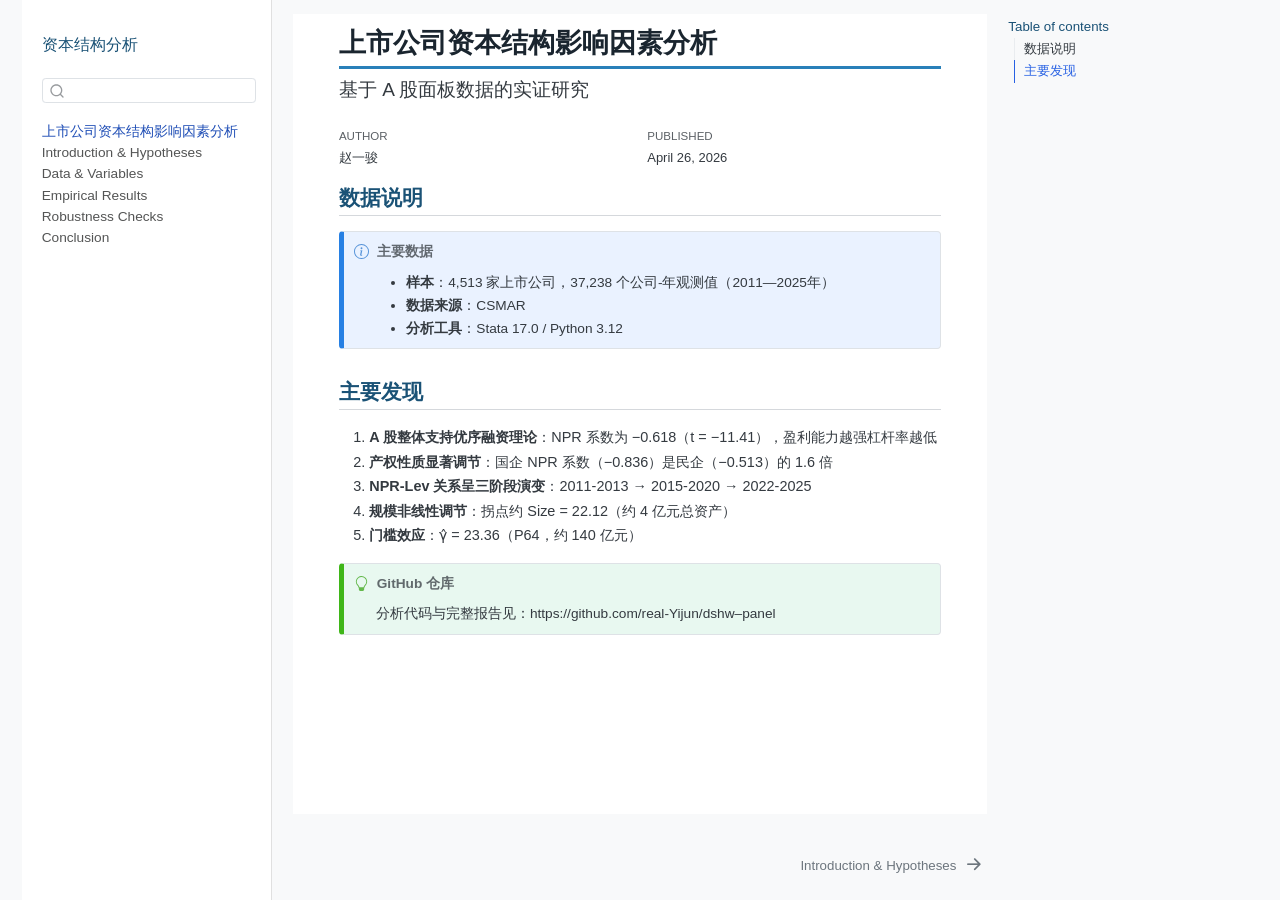
<file: docs/index.html>
<!DOCTYPE html>
<html xmlns="http://www.w3.org/1999/xhtml" lang="en" xml:lang="en"><head>

<meta charset="utf-8">
<meta name="generator" content="quarto-1.9.36">

<meta name="viewport" content="width=device-width, initial-scale=1.0, user-scalable=yes">

<meta name="author" content="赵一骏">
<meta name="dcterms.date" content="2026-04-26">

<title>上市公司资本结构影响因素分析</title>
<style>
/* Default styles provided by pandoc.
** See https://pandoc.org/MANUAL.html#variables-for-html for config info.
*/
code{white-space: pre-wrap;}
span.smallcaps{font-variant: small-caps;}
div.columns{display: flex; gap: min(4vw, 1.5em);}
div.column{flex: auto; overflow-x: auto;}
div.hanging-indent{margin-left: 1.5em; text-indent: -1.5em;}
ul.task-list{list-style: none;}
ul.task-list li input[type="checkbox"] {
  width: 0.8em;
  margin: 0 0.8em 0.2em -1em; /* quarto-specific, see https://github.com/quarto-dev/quarto-cli/issues/4556 */ 
  vertical-align: middle;
}
</style>


<script src="site_libs/quarto-nav/quarto-nav.js"></script>
<script src="site_libs/quarto-nav/headroom.min.js"></script>
<script src="site_libs/clipboard/clipboard.min.js"></script>
<script src="site_libs/quarto-search/autocomplete.umd.js"></script>
<script src="site_libs/quarto-search/fuse.min.js"></script>
<script src="site_libs/quarto-search/quarto-search.js"></script>
<meta name="quarto:offset" content="./">
<link href="./src/intro.html" rel="next">
<script src="site_libs/quarto-html/quarto.js" type="module"></script>
<script src="site_libs/quarto-html/tabsets/tabsets.js" type="module"></script>
<script src="site_libs/quarto-html/popper.min.js"></script>
<script src="site_libs/quarto-html/tippy.umd.min.js"></script>
<script src="site_libs/quarto-html/anchor.min.js"></script>
<link href="site_libs/quarto-html/tippy.css" rel="stylesheet">
<link href="site_libs/quarto-html/quarto-syntax-highlighting-845c23b38eaddc0f92fda52bfe77a8c8.css" rel="stylesheet" id="quarto-text-highlighting-styles">
<script src="site_libs/bootstrap/bootstrap.min.js"></script>
<link href="site_libs/bootstrap/bootstrap-icons.css" rel="stylesheet">
<link href="site_libs/bootstrap/bootstrap-3a4cfbf6900a399ddf73859f11d6047d.min.css" rel="stylesheet" append-hash="true" id="quarto-bootstrap" data-mode="light">
<script id="quarto-search-options" type="application/json">{
  "location": "sidebar",
  "copy-button": false,
  "collapse-after": 3,
  "panel-placement": "start",
  "type": "textbox",
  "limit": 50,
  "keyboard-shortcut": [
    "f",
    "/",
    "s"
  ],
  "show-item-context": false,
  "language": {
    "search-no-results-text": "No results",
    "search-matching-documents-text": "matching documents",
    "search-copy-link-title": "Copy link to search",
    "search-hide-matches-text": "Hide additional matches",
    "search-more-match-text": "more match in this document",
    "search-more-matches-text": "more matches in this document",
    "search-clear-button-title": "Clear",
    "search-text-placeholder": "",
    "search-detached-cancel-button-title": "Cancel",
    "search-submit-button-title": "Submit",
    "search-label": "Search"
  }
}</script>
<style>html{ scroll-behavior: smooth; }</style>


<link rel="stylesheet" href="styles.css">
</head>

<body class="nav-sidebar floating quarto-light">

<div id="quarto-search-results"></div>
  <header id="quarto-header" class="headroom fixed-top">
  <nav class="quarto-secondary-nav">
    <div class="container-fluid d-flex">
      <button type="button" class="quarto-btn-toggle btn" data-bs-toggle="collapse" role="button" data-bs-target=".quarto-sidebar-collapse-item" aria-controls="quarto-sidebar" aria-expanded="false" aria-label="Toggle sidebar navigation" onclick="if (window.quartoToggleHeadroom) { window.quartoToggleHeadroom(); }">
        <i class="bi bi-layout-text-sidebar-reverse"></i>
      </button>
        <nav class="quarto-page-breadcrumbs" aria-label="breadcrumb"><ol class="breadcrumb"><li class="breadcrumb-item"><a href="./index.html"><span class="chapter-title">上市公司资本结构影响因素分析</span></a></li></ol></nav>
        <a class="flex-grow-1" role="navigation" data-bs-toggle="collapse" data-bs-target=".quarto-sidebar-collapse-item" aria-controls="quarto-sidebar" aria-expanded="false" aria-label="Toggle sidebar navigation" onclick="if (window.quartoToggleHeadroom) { window.quartoToggleHeadroom(); }">      
        </a>
      <button type="button" class="btn quarto-search-button" aria-label="Search" onclick="window.quartoOpenSearch();">
        <i class="bi bi-search"></i>
      </button>
    </div>
  </nav>
</header>
<!-- content -->
<div id="quarto-content" class="quarto-container page-columns page-rows-contents page-layout-article">
<!-- sidebar -->
  <nav id="quarto-sidebar" class="sidebar collapse collapse-horizontal quarto-sidebar-collapse-item sidebar-navigation floating overflow-auto">
    <div class="pt-lg-2 mt-2 text-left sidebar-header">
    <div class="sidebar-title mb-0 py-0">
      <a href="./">资本结构分析</a> 
    </div>
      </div>
        <div class="mt-2 flex-shrink-0 align-items-center">
        <div class="sidebar-search">
        <div id="quarto-search" class="" title="Search"></div>
        </div>
        </div>
    <div class="sidebar-menu-container"> 
    <ul class="list-unstyled mt-1">
        <li class="sidebar-item">
  <div class="sidebar-item-container"> 
  <a href="./index.html" class="sidebar-item-text sidebar-link active"><span class="chapter-title">上市公司资本结构影响因素分析</span></a>
  </div>
</li>
        <li class="sidebar-item">
  <div class="sidebar-item-container"> 
  <a href="./src/intro.html" class="sidebar-item-text sidebar-link"><span class="chapter-title">Introduction &amp; Hypotheses</span></a>
  </div>
</li>
        <li class="sidebar-item">
  <div class="sidebar-item-container"> 
  <a href="./src/data.html" class="sidebar-item-text sidebar-link"><span class="chapter-title">Data &amp; Variables</span></a>
  </div>
</li>
        <li class="sidebar-item">
  <div class="sidebar-item-container"> 
  <a href="./src/results.html" class="sidebar-item-text sidebar-link"><span class="chapter-title">Empirical Results</span></a>
  </div>
</li>
        <li class="sidebar-item">
  <div class="sidebar-item-container"> 
  <a href="./src/robustness.html" class="sidebar-item-text sidebar-link"><span class="chapter-title">Robustness Checks</span></a>
  </div>
</li>
        <li class="sidebar-item">
  <div class="sidebar-item-container"> 
  <a href="./src/conclusion.html" class="sidebar-item-text sidebar-link"><span class="chapter-title">Conclusion</span></a>
  </div>
</li>
    </ul>
    </div>
</nav>
<div id="quarto-sidebar-glass" class="quarto-sidebar-collapse-item" data-bs-toggle="collapse" data-bs-target=".quarto-sidebar-collapse-item"></div>
<!-- margin-sidebar -->
    <div id="quarto-margin-sidebar" class="sidebar margin-sidebar">
        <nav id="TOC" role="doc-toc" class="toc-active">
    <h2 id="toc-title">Table of contents</h2>
   
  <ul>
  <li><a href="#数据说明" id="toc-数据说明" class="nav-link active" data-scroll-target="#数据说明">数据说明</a></li>
  <li><a href="#主要发现" id="toc-主要发现" class="nav-link" data-scroll-target="#主要发现">主要发现</a></li>
  </ul>
</nav>
    </div>
<!-- main -->
<main class="content" id="quarto-document-content">

<header id="title-block-header" class="quarto-title-block default">
<div class="quarto-title">
<h1 class="title">上市公司资本结构影响因素分析</h1>
<p class="subtitle lead">基于 A 股面板数据的实证研究</p>
</div>



<div class="quarto-title-meta">

    <div>
    <div class="quarto-title-meta-heading">Author</div>
    <div class="quarto-title-meta-contents">
             <p>赵一骏 </p>
          </div>
  </div>
    
    <div>
    <div class="quarto-title-meta-heading">Published</div>
    <div class="quarto-title-meta-contents">
      <p class="date">April 26, 2026</p>
    </div>
  </div>
  
    
  </div>
  


</header>


<section id="数据说明" class="level2">
<h2 class="anchored" data-anchor-id="数据说明">数据说明</h2>
<div class="callout callout-style-simple callout-note callout-titled" title="主要数据">
<div class="callout-header d-flex align-content-center">
<div class="callout-icon-container">
<i class="callout-icon"></i>
</div>
<div class="callout-title-container flex-fill">
<span class="screen-reader-only">Note</span>主要数据
</div>
</div>
<div class="callout-body-container callout-body">
<ul>
<li><strong>样本</strong>：4,513 家上市公司，37,238 个公司-年观测值（2011—2025年）</li>
<li><strong>数据来源</strong>：CSMAR</li>
<li><strong>分析工具</strong>：Stata 17.0 / Python 3.12</li>
</ul>
</div>
</div>
</section>
<section id="主要发现" class="level2">
<h2 class="anchored" data-anchor-id="主要发现">主要发现</h2>
<ol type="1">
<li><strong>A 股整体支持优序融资理论</strong>：NPR 系数为 −0.618（t = −11.41），盈利能力越强杠杆率越低</li>
<li><strong>产权性质显著调节</strong>：国企 NPR 系数（−0.836）是民企（−0.513）的 1.6 倍</li>
<li><strong>NPR-Lev 关系呈三阶段演变</strong>：2011-2013 → 2015-2020 → 2022-2025</li>
<li><strong>规模非线性调节</strong>：拐点约 Size = 22.12（约 4 亿元总资产）</li>
<li><strong>门槛效应</strong>：γ̂ = 23.36（P64，约 140 亿元）</li>
</ol>
<div class="callout callout-style-simple callout-tip callout-titled" title="GitHub 仓库">
<div class="callout-header d-flex align-content-center">
<div class="callout-icon-container">
<i class="callout-icon"></i>
</div>
<div class="callout-title-container flex-fill">
<span class="screen-reader-only">Tip</span>GitHub 仓库
</div>
</div>
<div class="callout-body-container callout-body">
<p>分析代码与完整报告见：https://github.com/real-Yijun/dshw–panel</p>
</div>
</div>


</section>

</main> <!-- /main -->
<script id="quarto-html-after-body" type="application/javascript">
  window.document.addEventListener("DOMContentLoaded", function (event) {
    const icon = "";
    const anchorJS = new window.AnchorJS();
    anchorJS.options = {
      placement: 'right',
      icon: icon
    };
    anchorJS.add('.anchored');
    const isCodeAnnotation = (el) => {
      for (const clz of el.classList) {
        if (clz.startsWith('code-annotation-')) {                     
          return true;
        }
      }
      return false;
    }
    const onCopySuccess = function(e) {
      // button target
      const button = e.trigger;
      // don't keep focus
      button.blur();
      // flash "checked"
      button.classList.add('code-copy-button-checked');
      var currentTitle = button.getAttribute("title");
      button.setAttribute("title", "Copied!");
      let tooltip;
      if (window.bootstrap) {
        button.setAttribute("data-bs-toggle", "tooltip");
        button.setAttribute("data-bs-placement", "left");
        button.setAttribute("data-bs-title", "Copied!");
        tooltip = new bootstrap.Tooltip(button, 
          { trigger: "manual", 
            customClass: "code-copy-button-tooltip",
            offset: [0, -8]});
        tooltip.show();    
      }
      setTimeout(function() {
        if (tooltip) {
          tooltip.hide();
          button.removeAttribute("data-bs-title");
          button.removeAttribute("data-bs-toggle");
          button.removeAttribute("data-bs-placement");
        }
        button.setAttribute("title", currentTitle);
        button.classList.remove('code-copy-button-checked');
      }, 1000);
      // clear code selection
      e.clearSelection();
    }
    const getTextToCopy = function(trigger) {
      const outerScaffold = trigger.parentElement.cloneNode(true);
      const codeEl = outerScaffold.querySelector('code');
      for (const childEl of codeEl.children) {
        if (isCodeAnnotation(childEl)) {
          childEl.remove();
        }
      }
      return codeEl.innerText;
    }
    const clipboard = new window.ClipboardJS('.code-copy-button:not([data-in-quarto-modal])', {
      text: getTextToCopy
    });
    clipboard.on('success', onCopySuccess);
    if (window.document.getElementById('quarto-embedded-source-code-modal')) {
      const clipboardModal = new window.ClipboardJS('.code-copy-button[data-in-quarto-modal]', {
        text: getTextToCopy,
        container: window.document.getElementById('quarto-embedded-source-code-modal')
      });
      clipboardModal.on('success', onCopySuccess);
    }
      var localhostRegex = new RegExp(/^(?:http|https):\/\/localhost\:?[0-9]*\//);
      var mailtoRegex = new RegExp(/^mailto:/);
        var filterRegex = new RegExp('/' + window.location.host + '/');
      var isInternal = (href) => {
          return filterRegex.test(href) || localhostRegex.test(href) || mailtoRegex.test(href);
      }
      // Inspect non-navigation links and adorn them if external
     var links = window.document.querySelectorAll('a[href]:not(.nav-link):not(.navbar-brand):not(.toc-action):not(.sidebar-link):not(.sidebar-item-toggle):not(.pagination-link):not(.no-external):not([aria-hidden]):not(.dropdown-item):not(.quarto-navigation-tool):not(.about-link)');
      for (var i=0; i<links.length; i++) {
        const link = links[i];
        if (!isInternal(link.href)) {
          // undo the damage that might have been done by quarto-nav.js in the case of
          // links that we want to consider external
          if (link.dataset.originalHref !== undefined) {
            link.href = link.dataset.originalHref;
          }
            // target, if specified
            link.setAttribute("target", "_blank");
            if (link.getAttribute("rel") === null) {
              link.setAttribute("rel", "noopener");
            }
        }
      }
    function tippyHover(el, contentFn, onTriggerFn, onUntriggerFn) {
      const config = {
        allowHTML: true,
        maxWidth: 500,
        delay: 100,
        arrow: false,
        appendTo: function(el) {
            return el.parentElement;
        },
        interactive: true,
        interactiveBorder: 10,
        theme: 'quarto',
        placement: 'bottom-start',
      };
      if (contentFn) {
        config.content = contentFn;
      }
      if (onTriggerFn) {
        config.onTrigger = onTriggerFn;
      }
      if (onUntriggerFn) {
        config.onUntrigger = onUntriggerFn;
      }
      window.tippy(el, config); 
    }
    const noterefs = window.document.querySelectorAll('a[role="doc-noteref"]');
    for (var i=0; i<noterefs.length; i++) {
      const ref = noterefs[i];
      tippyHover(ref, function() {
        // use id or data attribute instead here
        let href = ref.getAttribute('data-footnote-href') || ref.getAttribute('href');
        try { href = new URL(href).hash; } catch {}
        const id = href.replace(/^#\/?/, "");
        const note = window.document.getElementById(id);
        if (note) {
          return note.innerHTML;
        } else {
          return "";
        }
      });
    }
    const xrefs = window.document.querySelectorAll('a.quarto-xref');
    const processXRef = (id, note) => {
      // Strip column container classes
      const stripColumnClz = (el) => {
        el.classList.remove("page-full", "page-columns");
        if (el.children) {
          for (const child of el.children) {
            stripColumnClz(child);
          }
        }
      }
      stripColumnClz(note)
      if (id === null || id.startsWith('sec-')) {
        // Special case sections, only their first couple elements
        const container = document.createElement("div");
        if (note.children && note.children.length > 2) {
          container.appendChild(note.children[0].cloneNode(true));
          for (let i = 1; i < note.children.length; i++) {
            const child = note.children[i];
            if (child.tagName === "P" && child.innerText === "") {
              continue;
            } else {
              container.appendChild(child.cloneNode(true));
              break;
            }
          }
          if (window.Quarto?.typesetMath) {
            window.Quarto.typesetMath(container);
          }
          return container.innerHTML
        } else {
          if (window.Quarto?.typesetMath) {
            window.Quarto.typesetMath(note);
          }
          return note.innerHTML;
        }
      } else {
        // Remove any anchor links if they are present
        const anchorLink = note.querySelector('a.anchorjs-link');
        if (anchorLink) {
          anchorLink.remove();
        }
        if (window.Quarto?.typesetMath) {
          window.Quarto.typesetMath(note);
        }
        if (note.classList.contains("callout")) {
          return note.outerHTML;
        } else {
          return note.innerHTML;
        }
      }
    }
    for (var i=0; i<xrefs.length; i++) {
      const xref = xrefs[i];
      tippyHover(xref, undefined, function(instance) {
        instance.disable();
        let url = xref.getAttribute('href');
        let hash = undefined; 
        if (url.startsWith('#')) {
          hash = url;
        } else {
          try { hash = new URL(url).hash; } catch {}
        }
        if (hash) {
          const id = hash.replace(/^#\/?/, "");
          const note = window.document.getElementById(id);
          if (note !== null) {
            try {
              const html = processXRef(id, note.cloneNode(true));
              instance.setContent(html);
            } finally {
              instance.enable();
              instance.show();
            }
          } else {
            // See if we can fetch this
            fetch(url.split('#')[0])
            .then(res => res.text())
            .then(html => {
              const parser = new DOMParser();
              const htmlDoc = parser.parseFromString(html, "text/html");
              const note = htmlDoc.getElementById(id);
              if (note !== null) {
                const html = processXRef(id, note);
                instance.setContent(html);
              } 
            }).finally(() => {
              instance.enable();
              instance.show();
            });
          }
        } else {
          // See if we can fetch a full url (with no hash to target)
          // This is a special case and we should probably do some content thinning / targeting
          fetch(url)
          .then(res => res.text())
          .then(html => {
            const parser = new DOMParser();
            const htmlDoc = parser.parseFromString(html, "text/html");
            const note = htmlDoc.querySelector('main.content');
            if (note !== null) {
              // This should only happen for chapter cross references
              // (since there is no id in the URL)
              // remove the first header
              if (note.children.length > 0 && note.children[0].tagName === "HEADER") {
                note.children[0].remove();
              }
              const html = processXRef(null, note);
              instance.setContent(html);
            } 
          }).finally(() => {
            instance.enable();
            instance.show();
          });
        }
      }, function(instance) {
      });
    }
        let selectedAnnoteEl;
        const selectorForAnnotation = ( cell, annotation) => {
          let cellAttr = 'data-code-cell="' + cell + '"';
          let lineAttr = 'data-code-annotation="' +  annotation + '"';
          const selector = 'span[' + cellAttr + '][' + lineAttr + ']';
          return selector;
        }
        const selectCodeLines = (annoteEl) => {
          const doc = window.document;
          const targetCell = annoteEl.getAttribute("data-target-cell");
          const targetAnnotation = annoteEl.getAttribute("data-target-annotation");
          const annoteSpan = window.document.querySelector(selectorForAnnotation(targetCell, targetAnnotation));
          const lines = annoteSpan.getAttribute("data-code-lines").split(",");
          const lineIds = lines.map((line) => {
            return targetCell + "-" + line;
          })
          let top = null;
          let height = null;
          let parent = null;
          if (lineIds.length > 0) {
              //compute the position of the single el (top and bottom and make a div)
              const el = window.document.getElementById(lineIds[0]);
              top = el.offsetTop;
              height = el.offsetHeight;
              parent = el.parentElement.parentElement;
            if (lineIds.length > 1) {
              const lastEl = window.document.getElementById(lineIds[lineIds.length - 1]);
              const bottom = lastEl.offsetTop + lastEl.offsetHeight;
              height = bottom - top;
            }
            if (top !== null && height !== null && parent !== null) {
              // cook up a div (if necessary) and position it 
              let div = window.document.getElementById("code-annotation-line-highlight");
              if (div === null) {
                div = window.document.createElement("div");
                div.setAttribute("id", "code-annotation-line-highlight");
                div.style.position = 'absolute';
                parent.appendChild(div);
              }
              div.style.top = top - 2 + "px";
              div.style.height = height + 4 + "px";
              div.style.left = 0;
              let gutterDiv = window.document.getElementById("code-annotation-line-highlight-gutter");
              if (gutterDiv === null) {
                gutterDiv = window.document.createElement("div");
                gutterDiv.setAttribute("id", "code-annotation-line-highlight-gutter");
                gutterDiv.style.position = 'absolute';
                const codeCell = window.document.getElementById(targetCell);
                const gutter = codeCell.querySelector('.code-annotation-gutter');
                gutter.appendChild(gutterDiv);
              }
              gutterDiv.style.top = top - 2 + "px";
              gutterDiv.style.height = height + 4 + "px";
            }
            selectedAnnoteEl = annoteEl;
          }
        };
        const unselectCodeLines = () => {
          const elementsIds = ["code-annotation-line-highlight", "code-annotation-line-highlight-gutter"];
          elementsIds.forEach((elId) => {
            const div = window.document.getElementById(elId);
            if (div) {
              div.remove();
            }
          });
          selectedAnnoteEl = undefined;
        };
          // Handle positioning of the toggle
      window.addEventListener(
        "resize",
        throttle(() => {
          elRect = undefined;
          if (selectedAnnoteEl) {
            selectCodeLines(selectedAnnoteEl);
          }
        }, 10)
      );
      function throttle(fn, ms) {
      let throttle = false;
      let timer;
        return (...args) => {
          if(!throttle) { // first call gets through
              fn.apply(this, args);
              throttle = true;
          } else { // all the others get throttled
              if(timer) clearTimeout(timer); // cancel #2
              timer = setTimeout(() => {
                fn.apply(this, args);
                timer = throttle = false;
              }, ms);
          }
        };
      }
        // Attach click handler to the DT
        const annoteDls = window.document.querySelectorAll('dt[data-target-cell]');
        for (const annoteDlNode of annoteDls) {
          annoteDlNode.addEventListener('click', (event) => {
            const clickedEl = event.target;
            if (clickedEl !== selectedAnnoteEl) {
              unselectCodeLines();
              const activeEl = window.document.querySelector('dt[data-target-cell].code-annotation-active');
              if (activeEl) {
                activeEl.classList.remove('code-annotation-active');
              }
              selectCodeLines(clickedEl);
              clickedEl.classList.add('code-annotation-active');
            } else {
              // Unselect the line
              unselectCodeLines();
              clickedEl.classList.remove('code-annotation-active');
            }
          });
        }
    const findCites = (el) => {
      const parentEl = el.parentElement;
      if (parentEl) {
        const cites = parentEl.dataset.cites;
        if (cites) {
          return {
            el,
            cites: cites.split(' ')
          };
        } else {
          return findCites(el.parentElement)
        }
      } else {
        return undefined;
      }
    };
    var bibliorefs = window.document.querySelectorAll('a[role="doc-biblioref"]');
    for (var i=0; i<bibliorefs.length; i++) {
      const ref = bibliorefs[i];
      const citeInfo = findCites(ref);
      if (citeInfo) {
        tippyHover(citeInfo.el, function() {
          var popup = window.document.createElement('div');
          citeInfo.cites.forEach(function(cite) {
            var citeDiv = window.document.createElement('div');
            citeDiv.classList.add('hanging-indent');
            citeDiv.classList.add('csl-entry');
            var biblioDiv = window.document.getElementById('ref-' + cite);
            if (biblioDiv) {
              citeDiv.innerHTML = biblioDiv.innerHTML;
            }
            popup.appendChild(citeDiv);
          });
          return popup.innerHTML;
        });
      }
    }
  });
  </script>
<nav class="page-navigation">
  <div class="nav-page nav-page-previous">
  </div>
  <div class="nav-page nav-page-next">
      <a href="./src/intro.html" class="pagination-link" aria-label="Introduction &amp; Hypotheses">
        <span class="nav-page-text"><span class="chapter-title">Introduction &amp; Hypotheses</span></span> <i class="bi bi-arrow-right-short"></i>
      </a>
  </div>
</nav>
</div> <!-- /content -->




<script src="site_libs/quarto-html/zenscroll-min.js"></script>
</body></html>
</file>
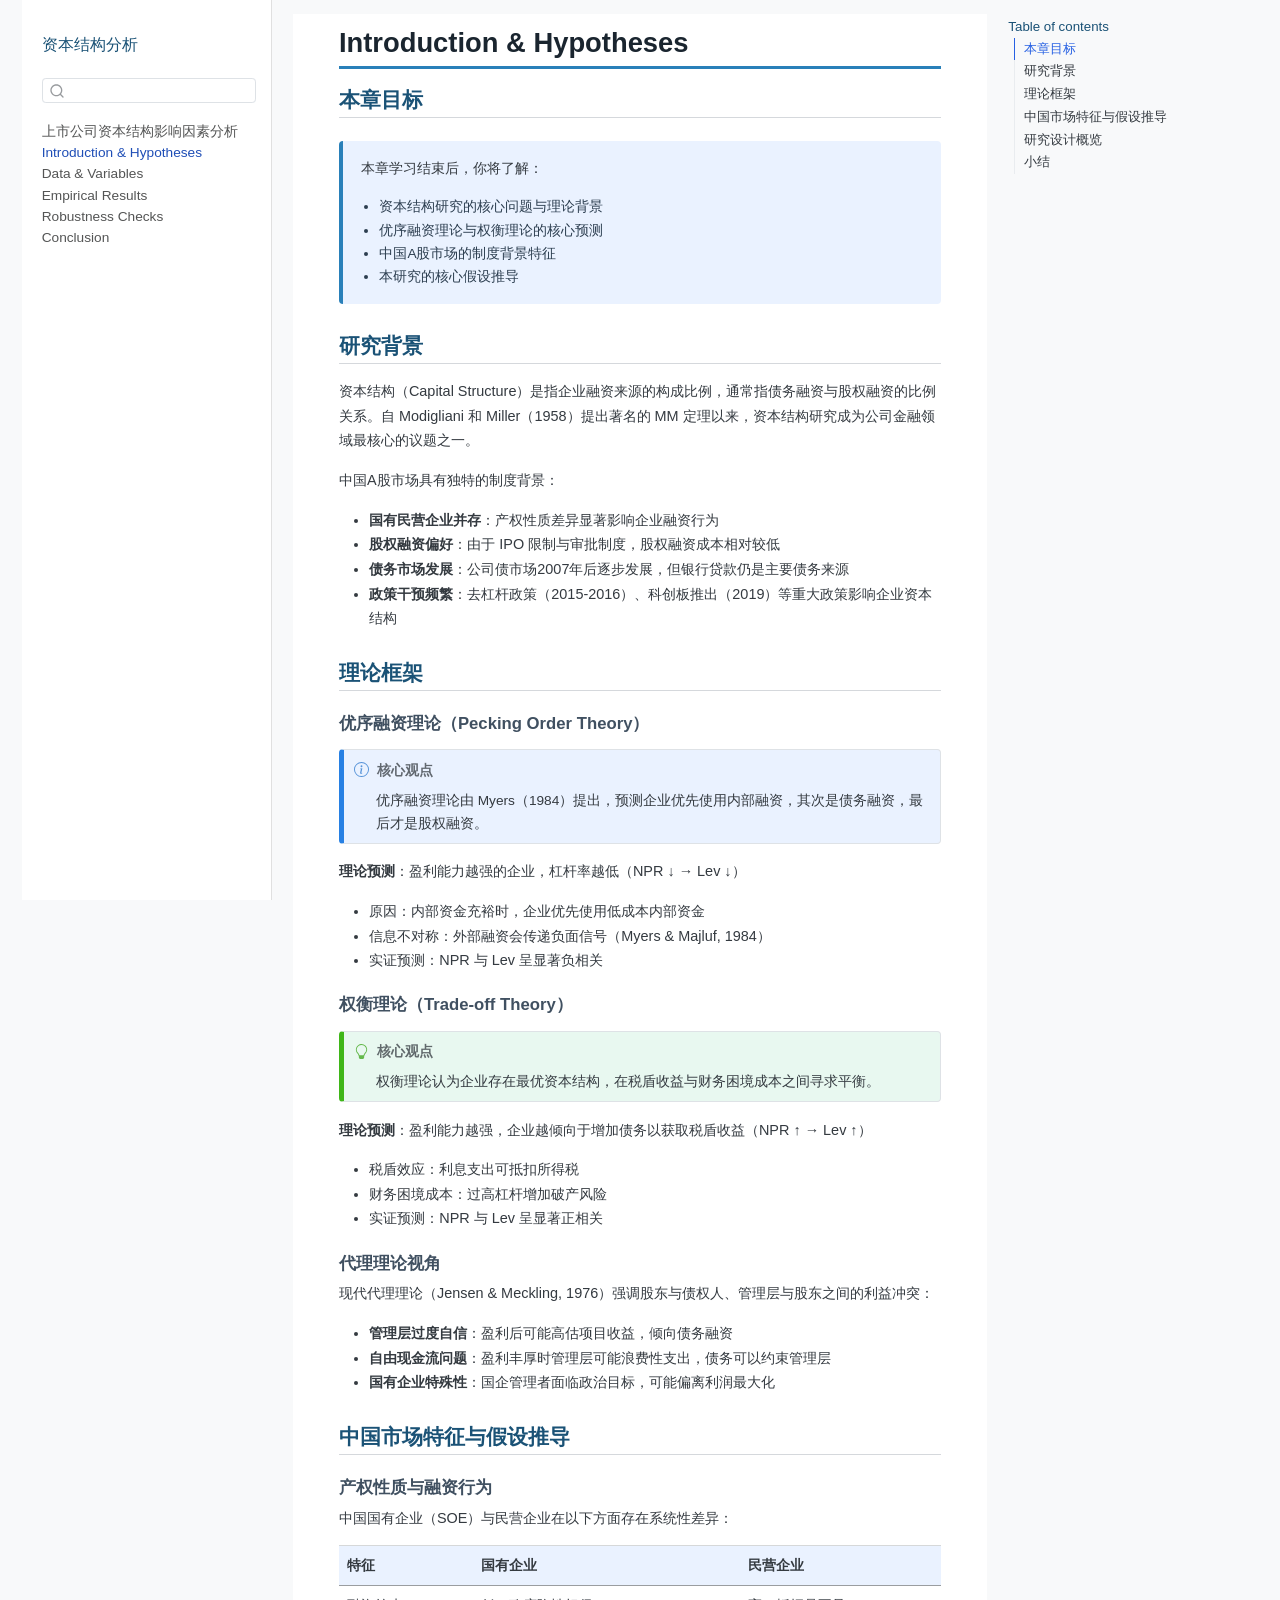
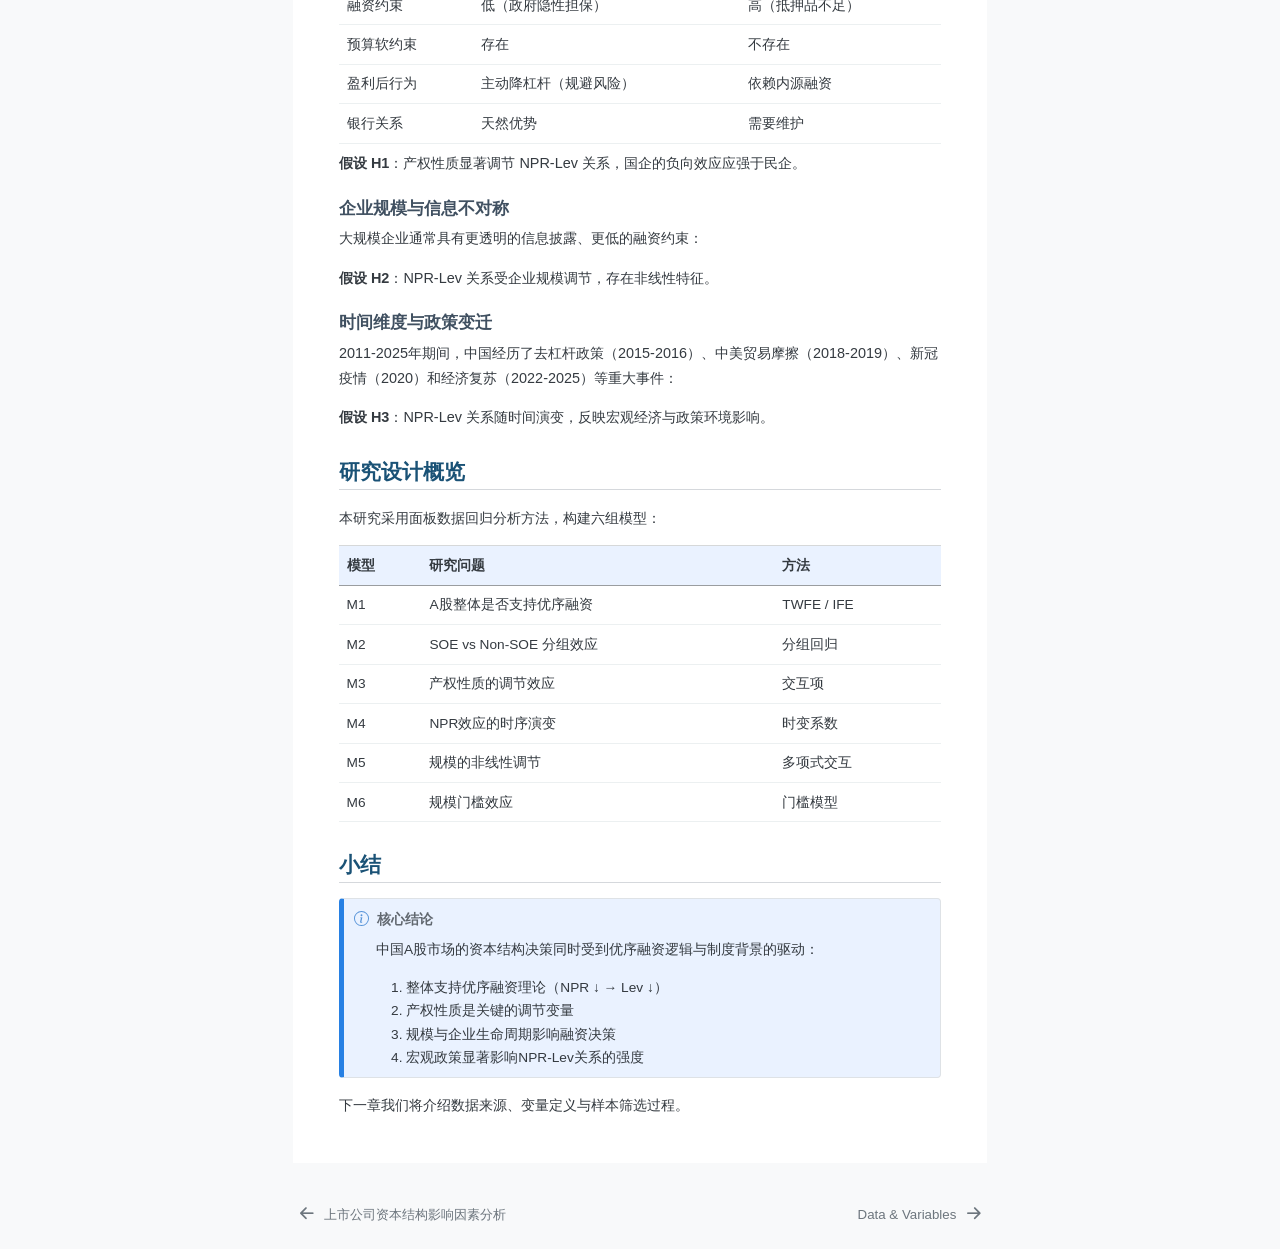
<file: docs/src/intro.html>
<!DOCTYPE html>
<html xmlns="http://www.w3.org/1999/xhtml" lang="en" xml:lang="en"><head>

<meta charset="utf-8">
<meta name="generator" content="quarto-1.9.36">

<meta name="viewport" content="width=device-width, initial-scale=1.0, user-scalable=yes">


<title>Introduction &amp; Hypotheses – 上市公司资本结构影响因素分析</title>
<style>
/* Default styles provided by pandoc.
** See https://pandoc.org/MANUAL.html#variables-for-html for config info.
*/
code{white-space: pre-wrap;}
span.smallcaps{font-variant: small-caps;}
div.columns{display: flex; gap: min(4vw, 1.5em);}
div.column{flex: auto; overflow-x: auto;}
div.hanging-indent{margin-left: 1.5em; text-indent: -1.5em;}
ul.task-list{list-style: none;}
ul.task-list li input[type="checkbox"] {
  width: 0.8em;
  margin: 0 0.8em 0.2em -1em; /* quarto-specific, see https://github.com/quarto-dev/quarto-cli/issues/4556 */ 
  vertical-align: middle;
}
</style>


<script src="../site_libs/quarto-nav/quarto-nav.js"></script>
<script src="../site_libs/quarto-nav/headroom.min.js"></script>
<script src="../site_libs/clipboard/clipboard.min.js"></script>
<script src="../site_libs/quarto-search/autocomplete.umd.js"></script>
<script src="../site_libs/quarto-search/fuse.min.js"></script>
<script src="../site_libs/quarto-search/quarto-search.js"></script>
<meta name="quarto:offset" content="../">
<link href="../src/data.html" rel="next">
<link href="../index.html" rel="prev">
<script src="../site_libs/quarto-html/quarto.js" type="module"></script>
<script src="../site_libs/quarto-html/tabsets/tabsets.js" type="module"></script>
<script src="../site_libs/quarto-html/popper.min.js"></script>
<script src="../site_libs/quarto-html/tippy.umd.min.js"></script>
<script src="../site_libs/quarto-html/anchor.min.js"></script>
<link href="../site_libs/quarto-html/tippy.css" rel="stylesheet">
<link href="../site_libs/quarto-html/quarto-syntax-highlighting-845c23b38eaddc0f92fda52bfe77a8c8.css" rel="stylesheet" id="quarto-text-highlighting-styles">
<script src="../site_libs/bootstrap/bootstrap.min.js"></script>
<link href="../site_libs/bootstrap/bootstrap-icons.css" rel="stylesheet">
<link href="../site_libs/bootstrap/bootstrap-6cd627e019fb8fd7c2c91e40655ee96f.min.css" rel="stylesheet" append-hash="true" id="quarto-bootstrap" data-mode="light">
<script id="quarto-search-options" type="application/json">{
  "location": "sidebar",
  "copy-button": false,
  "collapse-after": 3,
  "panel-placement": "start",
  "type": "textbox",
  "limit": 50,
  "keyboard-shortcut": [
    "f",
    "/",
    "s"
  ],
  "show-item-context": false,
  "language": {
    "search-no-results-text": "No results",
    "search-matching-documents-text": "matching documents",
    "search-copy-link-title": "Copy link to search",
    "search-hide-matches-text": "Hide additional matches",
    "search-more-match-text": "more match in this document",
    "search-more-matches-text": "more matches in this document",
    "search-clear-button-title": "Clear",
    "search-text-placeholder": "",
    "search-detached-cancel-button-title": "Cancel",
    "search-submit-button-title": "Submit",
    "search-label": "Search"
  }
}</script>
<style>html{ scroll-behavior: smooth; }</style>


<link rel="stylesheet" href="../styles.css">
</head>

<body class="nav-sidebar floating quarto-light">

<div id="quarto-search-results"></div>
  <header id="quarto-header" class="headroom fixed-top">
  <nav class="quarto-secondary-nav">
    <div class="container-fluid d-flex">
      <button type="button" class="quarto-btn-toggle btn" data-bs-toggle="collapse" role="button" data-bs-target=".quarto-sidebar-collapse-item" aria-controls="quarto-sidebar" aria-expanded="false" aria-label="Toggle sidebar navigation" onclick="if (window.quartoToggleHeadroom) { window.quartoToggleHeadroom(); }">
        <i class="bi bi-layout-text-sidebar-reverse"></i>
      </button>
        <nav class="quarto-page-breadcrumbs" aria-label="breadcrumb"><ol class="breadcrumb"><li class="breadcrumb-item"><a href="../src/intro.html"><span class="chapter-title">Introduction &amp; Hypotheses</span></a></li></ol></nav>
        <a class="flex-grow-1" role="navigation" data-bs-toggle="collapse" data-bs-target=".quarto-sidebar-collapse-item" aria-controls="quarto-sidebar" aria-expanded="false" aria-label="Toggle sidebar navigation" onclick="if (window.quartoToggleHeadroom) { window.quartoToggleHeadroom(); }">      
        </a>
      <button type="button" class="btn quarto-search-button" aria-label="Search" onclick="window.quartoOpenSearch();">
        <i class="bi bi-search"></i>
      </button>
    </div>
  </nav>
</header>
<!-- content -->
<div id="quarto-content" class="quarto-container page-columns page-rows-contents page-layout-article">
<!-- sidebar -->
  <nav id="quarto-sidebar" class="sidebar collapse collapse-horizontal quarto-sidebar-collapse-item sidebar-navigation floating overflow-auto">
    <div class="pt-lg-2 mt-2 text-left sidebar-header">
    <div class="sidebar-title mb-0 py-0">
      <a href="../">资本结构分析</a> 
    </div>
      </div>
        <div class="mt-2 flex-shrink-0 align-items-center">
        <div class="sidebar-search">
        <div id="quarto-search" class="" title="Search"></div>
        </div>
        </div>
    <div class="sidebar-menu-container"> 
    <ul class="list-unstyled mt-1">
        <li class="sidebar-item">
  <div class="sidebar-item-container"> 
  <a href="../index.html" class="sidebar-item-text sidebar-link"><span class="chapter-title">上市公司资本结构影响因素分析</span></a>
  </div>
</li>
        <li class="sidebar-item">
  <div class="sidebar-item-container"> 
  <a href="../src/intro.html" class="sidebar-item-text sidebar-link active"><span class="chapter-title">Introduction &amp; Hypotheses</span></a>
  </div>
</li>
        <li class="sidebar-item">
  <div class="sidebar-item-container"> 
  <a href="../src/data.html" class="sidebar-item-text sidebar-link"><span class="chapter-title">Data &amp; Variables</span></a>
  </div>
</li>
        <li class="sidebar-item">
  <div class="sidebar-item-container"> 
  <a href="../src/results.html" class="sidebar-item-text sidebar-link"><span class="chapter-title">Empirical Results</span></a>
  </div>
</li>
        <li class="sidebar-item">
  <div class="sidebar-item-container"> 
  <a href="../src/robustness.html" class="sidebar-item-text sidebar-link"><span class="chapter-title">Robustness Checks</span></a>
  </div>
</li>
        <li class="sidebar-item">
  <div class="sidebar-item-container"> 
  <a href="../src/conclusion.html" class="sidebar-item-text sidebar-link"><span class="chapter-title">Conclusion</span></a>
  </div>
</li>
    </ul>
    </div>
</nav>
<div id="quarto-sidebar-glass" class="quarto-sidebar-collapse-item" data-bs-toggle="collapse" data-bs-target=".quarto-sidebar-collapse-item"></div>
<!-- margin-sidebar -->
    <div id="quarto-margin-sidebar" class="sidebar margin-sidebar">
        <nav id="TOC" role="doc-toc" class="toc-active">
    <h2 id="toc-title">Table of contents</h2>
   
  <ul>
  <li><a href="#本章目标" id="toc-本章目标" class="nav-link active" data-scroll-target="#本章目标">本章目标</a></li>
  <li><a href="#研究背景" id="toc-研究背景" class="nav-link" data-scroll-target="#研究背景">研究背景</a></li>
  <li><a href="#理论框架" id="toc-理论框架" class="nav-link" data-scroll-target="#理论框架">理论框架</a>
  <ul class="collapse">
  <li><a href="#优序融资理论pecking-order-theory" id="toc-优序融资理论pecking-order-theory" class="nav-link" data-scroll-target="#优序融资理论pecking-order-theory">优序融资理论（Pecking Order Theory）</a></li>
  <li><a href="#权衡理论trade-off-theory" id="toc-权衡理论trade-off-theory" class="nav-link" data-scroll-target="#权衡理论trade-off-theory">权衡理论（Trade-off Theory）</a></li>
  <li><a href="#代理理论视角" id="toc-代理理论视角" class="nav-link" data-scroll-target="#代理理论视角">代理理论视角</a></li>
  </ul></li>
  <li><a href="#中国市场特征与假设推导" id="toc-中国市场特征与假设推导" class="nav-link" data-scroll-target="#中国市场特征与假设推导">中国市场特征与假设推导</a>
  <ul class="collapse">
  <li><a href="#产权性质与融资行为" id="toc-产权性质与融资行为" class="nav-link" data-scroll-target="#产权性质与融资行为">产权性质与融资行为</a></li>
  <li><a href="#企业规模与信息不对称" id="toc-企业规模与信息不对称" class="nav-link" data-scroll-target="#企业规模与信息不对称">企业规模与信息不对称</a></li>
  <li><a href="#时间维度与政策变迁" id="toc-时间维度与政策变迁" class="nav-link" data-scroll-target="#时间维度与政策变迁">时间维度与政策变迁</a></li>
  </ul></li>
  <li><a href="#研究设计概览" id="toc-研究设计概览" class="nav-link" data-scroll-target="#研究设计概览">研究设计概览</a></li>
  <li><a href="#小结" id="toc-小结" class="nav-link" data-scroll-target="#小结">小结</a></li>
  </ul>
</nav>
    </div>
<!-- main -->
<main class="content" id="quarto-document-content">

<header id="title-block-header" class="quarto-title-block default">
<div class="quarto-title">
<h1 class="title"><span class="chapter-title">Introduction &amp; Hypotheses</span></h1>
</div>



<div class="quarto-title-meta">

    
  
    
  </div>
  


</header>


<section id="本章目标" class="level2">
<h2 class="anchored" data-anchor-id="本章目标">本章目标</h2>
<div class="objectives-box">
<p>本章学习结束后，你将了解：</p>
<ul>
<li>资本结构研究的核心问题与理论背景</li>
<li>优序融资理论与权衡理论的核心预测</li>
<li>中国A股市场的制度背景特征</li>
<li>本研究的核心假设推导</li>
</ul>
</div>
</section>
<section id="研究背景" class="level2">
<h2 class="anchored" data-anchor-id="研究背景">研究背景</h2>
<p>资本结构（Capital Structure）是指企业融资来源的构成比例，通常指债务融资与股权融资的比例关系。自 Modigliani 和 Miller（1958）提出著名的 MM 定理以来，资本结构研究成为公司金融领域最核心的议题之一。</p>
<p>中国A股市场具有独特的制度背景：</p>
<ul>
<li><strong>国有民营企业并存</strong>：产权性质差异显著影响企业融资行为</li>
<li><strong>股权融资偏好</strong>：由于 IPO 限制与审批制度，股权融资成本相对较低</li>
<li><strong>债务市场发展</strong>：公司债市场2007年后逐步发展，但银行贷款仍是主要债务来源</li>
<li><strong>政策干预频繁</strong>：去杠杆政策（2015-2016）、科创板推出（2019）等重大政策影响企业资本结构</li>
</ul>
</section>
<section id="理论框架" class="level2">
<h2 class="anchored" data-anchor-id="理论框架">理论框架</h2>
<section id="优序融资理论pecking-order-theory" class="level3">
<h3 class="anchored" data-anchor-id="优序融资理论pecking-order-theory">优序融资理论（Pecking Order Theory）</h3>
<div class="callout callout-style-simple callout-note callout-titled" title="核心观点">
<div class="callout-header d-flex align-content-center">
<div class="callout-icon-container">
<i class="callout-icon"></i>
</div>
<div class="callout-title-container flex-fill">
<span class="screen-reader-only">Note</span>核心观点
</div>
</div>
<div class="callout-body-container callout-body">
<p>优序融资理论由 Myers（1984）提出，预测企业优先使用内部融资，其次是债务融资，最后才是股权融资。</p>
</div>
</div>
<p><strong>理论预测</strong>：盈利能力越强的企业，杠杆率越低（NPR ↓ → Lev ↓）</p>
<ul>
<li>原因：内部资金充裕时，企业优先使用低成本内部资金</li>
<li>信息不对称：外部融资会传递负面信号（Myers &amp; Majluf, 1984）</li>
<li>实证预测：NPR 与 Lev 呈显著负相关</li>
</ul>
</section>
<section id="权衡理论trade-off-theory" class="level3">
<h3 class="anchored" data-anchor-id="权衡理论trade-off-theory">权衡理论（Trade-off Theory）</h3>
<div class="callout callout-style-simple callout-tip callout-titled" title="核心观点">
<div class="callout-header d-flex align-content-center">
<div class="callout-icon-container">
<i class="callout-icon"></i>
</div>
<div class="callout-title-container flex-fill">
<span class="screen-reader-only">Tip</span>核心观点
</div>
</div>
<div class="callout-body-container callout-body">
<p>权衡理论认为企业存在最优资本结构，在税盾收益与财务困境成本之间寻求平衡。</p>
</div>
</div>
<p><strong>理论预测</strong>：盈利能力越强，企业越倾向于增加债务以获取税盾收益（NPR ↑ → Lev ↑）</p>
<ul>
<li>税盾效应：利息支出可抵扣所得税</li>
<li>财务困境成本：过高杠杆增加破产风险</li>
<li>实证预测：NPR 与 Lev 呈显著正相关</li>
</ul>
</section>
<section id="代理理论视角" class="level3">
<h3 class="anchored" data-anchor-id="代理理论视角">代理理论视角</h3>
<p>现代代理理论（Jensen &amp; Meckling, 1976）强调股东与债权人、管理层与股东之间的利益冲突：</p>
<ul>
<li><strong>管理层过度自信</strong>：盈利后可能高估项目收益，倾向债务融资</li>
<li><strong>自由现金流问题</strong>：盈利丰厚时管理层可能浪费性支出，债务可以约束管理层</li>
<li><strong>国有企业特殊性</strong>：国企管理者面临政治目标，可能偏离利润最大化</li>
</ul>
</section>
</section>
<section id="中国市场特征与假设推导" class="level2">
<h2 class="anchored" data-anchor-id="中国市场特征与假设推导">中国市场特征与假设推导</h2>
<section id="产权性质与融资行为" class="level3">
<h3 class="anchored" data-anchor-id="产权性质与融资行为">产权性质与融资行为</h3>
<p>中国国有企业（SOE）与民营企业在以下方面存在系统性差异：</p>
<table class="caption-top table">
<thead>
<tr class="header">
<th>特征</th>
<th>国有企业</th>
<th>民营企业</th>
</tr>
</thead>
<tbody>
<tr class="odd">
<td>融资约束</td>
<td>低（政府隐性担保）</td>
<td>高（抵押品不足）</td>
</tr>
<tr class="even">
<td>预算软约束</td>
<td>存在</td>
<td>不存在</td>
</tr>
<tr class="odd">
<td>盈利后行为</td>
<td>主动降杠杆（规避风险）</td>
<td>依赖内源融资</td>
</tr>
<tr class="even">
<td>银行关系</td>
<td>天然优势</td>
<td>需要维护</td>
</tr>
</tbody>
</table>
<p><strong>假设 H1</strong>：产权性质显著调节 NPR-Lev 关系，国企的负向效应应强于民企。</p>
</section>
<section id="企业规模与信息不对称" class="level3">
<h3 class="anchored" data-anchor-id="企业规模与信息不对称">企业规模与信息不对称</h3>
<p>大规模企业通常具有更透明的信息披露、更低的融资约束：</p>
<p><strong>假设 H2</strong>：NPR-Lev 关系受企业规模调节，存在非线性特征。</p>
</section>
<section id="时间维度与政策变迁" class="level3">
<h3 class="anchored" data-anchor-id="时间维度与政策变迁">时间维度与政策变迁</h3>
<p>2011-2025年期间，中国经历了去杠杆政策（2015-2016）、中美贸易摩擦（2018-2019）、新冠疫情（2020）和经济复苏（2022-2025）等重大事件：</p>
<p><strong>假设 H3</strong>：NPR-Lev 关系随时间演变，反映宏观经济与政策环境影响。</p>
</section>
</section>
<section id="研究设计概览" class="level2">
<h2 class="anchored" data-anchor-id="研究设计概览">研究设计概览</h2>
<p>本研究采用面板数据回归分析方法，构建六组模型：</p>
<table class="caption-top table">
<thead>
<tr class="header">
<th>模型</th>
<th>研究问题</th>
<th>方法</th>
</tr>
</thead>
<tbody>
<tr class="odd">
<td>M1</td>
<td>A股整体是否支持优序融资</td>
<td>TWFE / IFE</td>
</tr>
<tr class="even">
<td>M2</td>
<td>SOE vs Non-SOE 分组效应</td>
<td>分组回归</td>
</tr>
<tr class="odd">
<td>M3</td>
<td>产权性质的调节效应</td>
<td>交互项</td>
</tr>
<tr class="even">
<td>M4</td>
<td>NPR效应的时序演变</td>
<td>时变系数</td>
</tr>
<tr class="odd">
<td>M5</td>
<td>规模的非线性调节</td>
<td>多项式交互</td>
</tr>
<tr class="even">
<td>M6</td>
<td>规模门槛效应</td>
<td>门槛模型</td>
</tr>
</tbody>
</table>
</section>
<section id="小结" class="level2">
<h2 class="anchored" data-anchor-id="小结">小结</h2>
<div class="callout callout-style-simple callout-note callout-titled" title="核心结论">
<div class="callout-header d-flex align-content-center">
<div class="callout-icon-container">
<i class="callout-icon"></i>
</div>
<div class="callout-title-container flex-fill">
<span class="screen-reader-only">Note</span>核心结论
</div>
</div>
<div class="callout-body-container callout-body">
<p>中国A股市场的资本结构决策同时受到优序融资逻辑与制度背景的驱动：</p>
<ol type="1">
<li>整体支持优序融资理论（NPR ↓ → Lev ↓）</li>
<li>产权性质是关键的调节变量</li>
<li>规模与企业生命周期影响融资决策</li>
<li>宏观政策显著影响NPR-Lev关系的强度</li>
</ol>
</div>
</div>
<p>下一章我们将介绍数据来源、变量定义与样本筛选过程。</p>


</section>

</main> <!-- /main -->
<script id="quarto-html-after-body" type="application/javascript">
  window.document.addEventListener("DOMContentLoaded", function (event) {
    const icon = "";
    const anchorJS = new window.AnchorJS();
    anchorJS.options = {
      placement: 'right',
      icon: icon
    };
    anchorJS.add('.anchored');
    const isCodeAnnotation = (el) => {
      for (const clz of el.classList) {
        if (clz.startsWith('code-annotation-')) {                     
          return true;
        }
      }
      return false;
    }
    const onCopySuccess = function(e) {
      // button target
      const button = e.trigger;
      // don't keep focus
      button.blur();
      // flash "checked"
      button.classList.add('code-copy-button-checked');
      var currentTitle = button.getAttribute("title");
      button.setAttribute("title", "Copied!");
      let tooltip;
      if (window.bootstrap) {
        button.setAttribute("data-bs-toggle", "tooltip");
        button.setAttribute("data-bs-placement", "left");
        button.setAttribute("data-bs-title", "Copied!");
        tooltip = new bootstrap.Tooltip(button, 
          { trigger: "manual", 
            customClass: "code-copy-button-tooltip",
            offset: [0, -8]});
        tooltip.show();    
      }
      setTimeout(function() {
        if (tooltip) {
          tooltip.hide();
          button.removeAttribute("data-bs-title");
          button.removeAttribute("data-bs-toggle");
          button.removeAttribute("data-bs-placement");
        }
        button.setAttribute("title", currentTitle);
        button.classList.remove('code-copy-button-checked');
      }, 1000);
      // clear code selection
      e.clearSelection();
    }
    const getTextToCopy = function(trigger) {
      const outerScaffold = trigger.parentElement.cloneNode(true);
      const codeEl = outerScaffold.querySelector('code');
      for (const childEl of codeEl.children) {
        if (isCodeAnnotation(childEl)) {
          childEl.remove();
        }
      }
      return codeEl.innerText;
    }
    const clipboard = new window.ClipboardJS('.code-copy-button:not([data-in-quarto-modal])', {
      text: getTextToCopy
    });
    clipboard.on('success', onCopySuccess);
    if (window.document.getElementById('quarto-embedded-source-code-modal')) {
      const clipboardModal = new window.ClipboardJS('.code-copy-button[data-in-quarto-modal]', {
        text: getTextToCopy,
        container: window.document.getElementById('quarto-embedded-source-code-modal')
      });
      clipboardModal.on('success', onCopySuccess);
    }
      var localhostRegex = new RegExp(/^(?:http|https):\/\/localhost\:?[0-9]*\//);
      var mailtoRegex = new RegExp(/^mailto:/);
        var filterRegex = new RegExp('/' + window.location.host + '/');
      var isInternal = (href) => {
          return filterRegex.test(href) || localhostRegex.test(href) || mailtoRegex.test(href);
      }
      // Inspect non-navigation links and adorn them if external
     var links = window.document.querySelectorAll('a[href]:not(.nav-link):not(.navbar-brand):not(.toc-action):not(.sidebar-link):not(.sidebar-item-toggle):not(.pagination-link):not(.no-external):not([aria-hidden]):not(.dropdown-item):not(.quarto-navigation-tool):not(.about-link)');
      for (var i=0; i<links.length; i++) {
        const link = links[i];
        if (!isInternal(link.href)) {
          // undo the damage that might have been done by quarto-nav.js in the case of
          // links that we want to consider external
          if (link.dataset.originalHref !== undefined) {
            link.href = link.dataset.originalHref;
          }
            // target, if specified
            link.setAttribute("target", "_blank");
            if (link.getAttribute("rel") === null) {
              link.setAttribute("rel", "noopener");
            }
        }
      }
    function tippyHover(el, contentFn, onTriggerFn, onUntriggerFn) {
      const config = {
        allowHTML: true,
        maxWidth: 500,
        delay: 100,
        arrow: false,
        appendTo: function(el) {
            return el.parentElement;
        },
        interactive: true,
        interactiveBorder: 10,
        theme: 'quarto',
        placement: 'bottom-start',
      };
      if (contentFn) {
        config.content = contentFn;
      }
      if (onTriggerFn) {
        config.onTrigger = onTriggerFn;
      }
      if (onUntriggerFn) {
        config.onUntrigger = onUntriggerFn;
      }
      window.tippy(el, config); 
    }
    const noterefs = window.document.querySelectorAll('a[role="doc-noteref"]');
    for (var i=0; i<noterefs.length; i++) {
      const ref = noterefs[i];
      tippyHover(ref, function() {
        // use id or data attribute instead here
        let href = ref.getAttribute('data-footnote-href') || ref.getAttribute('href');
        try { href = new URL(href).hash; } catch {}
        const id = href.replace(/^#\/?/, "");
        const note = window.document.getElementById(id);
        if (note) {
          return note.innerHTML;
        } else {
          return "";
        }
      });
    }
    const xrefs = window.document.querySelectorAll('a.quarto-xref');
    const processXRef = (id, note) => {
      // Strip column container classes
      const stripColumnClz = (el) => {
        el.classList.remove("page-full", "page-columns");
        if (el.children) {
          for (const child of el.children) {
            stripColumnClz(child);
          }
        }
      }
      stripColumnClz(note)
      if (id === null || id.startsWith('sec-')) {
        // Special case sections, only their first couple elements
        const container = document.createElement("div");
        if (note.children && note.children.length > 2) {
          container.appendChild(note.children[0].cloneNode(true));
          for (let i = 1; i < note.children.length; i++) {
            const child = note.children[i];
            if (child.tagName === "P" && child.innerText === "") {
              continue;
            } else {
              container.appendChild(child.cloneNode(true));
              break;
            }
          }
          if (window.Quarto?.typesetMath) {
            window.Quarto.typesetMath(container);
          }
          return container.innerHTML
        } else {
          if (window.Quarto?.typesetMath) {
            window.Quarto.typesetMath(note);
          }
          return note.innerHTML;
        }
      } else {
        // Remove any anchor links if they are present
        const anchorLink = note.querySelector('a.anchorjs-link');
        if (anchorLink) {
          anchorLink.remove();
        }
        if (window.Quarto?.typesetMath) {
          window.Quarto.typesetMath(note);
        }
        if (note.classList.contains("callout")) {
          return note.outerHTML;
        } else {
          return note.innerHTML;
        }
      }
    }
    for (var i=0; i<xrefs.length; i++) {
      const xref = xrefs[i];
      tippyHover(xref, undefined, function(instance) {
        instance.disable();
        let url = xref.getAttribute('href');
        let hash = undefined; 
        if (url.startsWith('#')) {
          hash = url;
        } else {
          try { hash = new URL(url).hash; } catch {}
        }
        if (hash) {
          const id = hash.replace(/^#\/?/, "");
          const note = window.document.getElementById(id);
          if (note !== null) {
            try {
              const html = processXRef(id, note.cloneNode(true));
              instance.setContent(html);
            } finally {
              instance.enable();
              instance.show();
            }
          } else {
            // See if we can fetch this
            fetch(url.split('#')[0])
            .then(res => res.text())
            .then(html => {
              const parser = new DOMParser();
              const htmlDoc = parser.parseFromString(html, "text/html");
              const note = htmlDoc.getElementById(id);
              if (note !== null) {
                const html = processXRef(id, note);
                instance.setContent(html);
              } 
            }).finally(() => {
              instance.enable();
              instance.show();
            });
          }
        } else {
          // See if we can fetch a full url (with no hash to target)
          // This is a special case and we should probably do some content thinning / targeting
          fetch(url)
          .then(res => res.text())
          .then(html => {
            const parser = new DOMParser();
            const htmlDoc = parser.parseFromString(html, "text/html");
            const note = htmlDoc.querySelector('main.content');
            if (note !== null) {
              // This should only happen for chapter cross references
              // (since there is no id in the URL)
              // remove the first header
              if (note.children.length > 0 && note.children[0].tagName === "HEADER") {
                note.children[0].remove();
              }
              const html = processXRef(null, note);
              instance.setContent(html);
            } 
          }).finally(() => {
            instance.enable();
            instance.show();
          });
        }
      }, function(instance) {
      });
    }
        let selectedAnnoteEl;
        const selectorForAnnotation = ( cell, annotation) => {
          let cellAttr = 'data-code-cell="' + cell + '"';
          let lineAttr = 'data-code-annotation="' +  annotation + '"';
          const selector = 'span[' + cellAttr + '][' + lineAttr + ']';
          return selector;
        }
        const selectCodeLines = (annoteEl) => {
          const doc = window.document;
          const targetCell = annoteEl.getAttribute("data-target-cell");
          const targetAnnotation = annoteEl.getAttribute("data-target-annotation");
          const annoteSpan = window.document.querySelector(selectorForAnnotation(targetCell, targetAnnotation));
          const lines = annoteSpan.getAttribute("data-code-lines").split(",");
          const lineIds = lines.map((line) => {
            return targetCell + "-" + line;
          })
          let top = null;
          let height = null;
          let parent = null;
          if (lineIds.length > 0) {
              //compute the position of the single el (top and bottom and make a div)
              const el = window.document.getElementById(lineIds[0]);
              top = el.offsetTop;
              height = el.offsetHeight;
              parent = el.parentElement.parentElement;
            if (lineIds.length > 1) {
              const lastEl = window.document.getElementById(lineIds[lineIds.length - 1]);
              const bottom = lastEl.offsetTop + lastEl.offsetHeight;
              height = bottom - top;
            }
            if (top !== null && height !== null && parent !== null) {
              // cook up a div (if necessary) and position it 
              let div = window.document.getElementById("code-annotation-line-highlight");
              if (div === null) {
                div = window.document.createElement("div");
                div.setAttribute("id", "code-annotation-line-highlight");
                div.style.position = 'absolute';
                parent.appendChild(div);
              }
              div.style.top = top - 2 + "px";
              div.style.height = height + 4 + "px";
              div.style.left = 0;
              let gutterDiv = window.document.getElementById("code-annotation-line-highlight-gutter");
              if (gutterDiv === null) {
                gutterDiv = window.document.createElement("div");
                gutterDiv.setAttribute("id", "code-annotation-line-highlight-gutter");
                gutterDiv.style.position = 'absolute';
                const codeCell = window.document.getElementById(targetCell);
                const gutter = codeCell.querySelector('.code-annotation-gutter');
                gutter.appendChild(gutterDiv);
              }
              gutterDiv.style.top = top - 2 + "px";
              gutterDiv.style.height = height + 4 + "px";
            }
            selectedAnnoteEl = annoteEl;
          }
        };
        const unselectCodeLines = () => {
          const elementsIds = ["code-annotation-line-highlight", "code-annotation-line-highlight-gutter"];
          elementsIds.forEach((elId) => {
            const div = window.document.getElementById(elId);
            if (div) {
              div.remove();
            }
          });
          selectedAnnoteEl = undefined;
        };
          // Handle positioning of the toggle
      window.addEventListener(
        "resize",
        throttle(() => {
          elRect = undefined;
          if (selectedAnnoteEl) {
            selectCodeLines(selectedAnnoteEl);
          }
        }, 10)
      );
      function throttle(fn, ms) {
      let throttle = false;
      let timer;
        return (...args) => {
          if(!throttle) { // first call gets through
              fn.apply(this, args);
              throttle = true;
          } else { // all the others get throttled
              if(timer) clearTimeout(timer); // cancel #2
              timer = setTimeout(() => {
                fn.apply(this, args);
                timer = throttle = false;
              }, ms);
          }
        };
      }
        // Attach click handler to the DT
        const annoteDls = window.document.querySelectorAll('dt[data-target-cell]');
        for (const annoteDlNode of annoteDls) {
          annoteDlNode.addEventListener('click', (event) => {
            const clickedEl = event.target;
            if (clickedEl !== selectedAnnoteEl) {
              unselectCodeLines();
              const activeEl = window.document.querySelector('dt[data-target-cell].code-annotation-active');
              if (activeEl) {
                activeEl.classList.remove('code-annotation-active');
              }
              selectCodeLines(clickedEl);
              clickedEl.classList.add('code-annotation-active');
            } else {
              // Unselect the line
              unselectCodeLines();
              clickedEl.classList.remove('code-annotation-active');
            }
          });
        }
    const findCites = (el) => {
      const parentEl = el.parentElement;
      if (parentEl) {
        const cites = parentEl.dataset.cites;
        if (cites) {
          return {
            el,
            cites: cites.split(' ')
          };
        } else {
          return findCites(el.parentElement)
        }
      } else {
        return undefined;
      }
    };
    var bibliorefs = window.document.querySelectorAll('a[role="doc-biblioref"]');
    for (var i=0; i<bibliorefs.length; i++) {
      const ref = bibliorefs[i];
      const citeInfo = findCites(ref);
      if (citeInfo) {
        tippyHover(citeInfo.el, function() {
          var popup = window.document.createElement('div');
          citeInfo.cites.forEach(function(cite) {
            var citeDiv = window.document.createElement('div');
            citeDiv.classList.add('hanging-indent');
            citeDiv.classList.add('csl-entry');
            var biblioDiv = window.document.getElementById('ref-' + cite);
            if (biblioDiv) {
              citeDiv.innerHTML = biblioDiv.innerHTML;
            }
            popup.appendChild(citeDiv);
          });
          return popup.innerHTML;
        });
      }
    }
  });
  </script>
<nav class="page-navigation">
  <div class="nav-page nav-page-previous">
      <a href="../index.html" class="pagination-link" aria-label="上市公司资本结构影响因素分析">
        <i class="bi bi-arrow-left-short"></i> <span class="nav-page-text"><span class="chapter-title">上市公司资本结构影响因素分析</span></span>
      </a>          
  </div>
  <div class="nav-page nav-page-next">
      <a href="../src/data.html" class="pagination-link" aria-label="Data &amp; Variables">
        <span class="nav-page-text"><span class="chapter-title">Data &amp; Variables</span></span> <i class="bi bi-arrow-right-short"></i>
      </a>
  </div>
</nav>
</div> <!-- /content -->




<script src="../site_libs/quarto-html/zenscroll-min.js"></script>
</body></html>
</file>
<file: docs/site_libs/quarto-html/tippy.css>
.tippy-box[data-animation=fade][data-state=hidden]{opacity:0}[data-tippy-root]{max-width:calc(100vw - 10px)}.tippy-box{position:relative;background-color:#333;color:#fff;border-radius:4px;font-size:14px;line-height:1.4;white-space:normal;outline:0;transition-property:transform,visibility,opacity}.tippy-box[data-placement^=top]>.tippy-arrow{bottom:0}.tippy-box[data-placement^=top]>.tippy-arrow:before{bottom:-7px;left:0;border-width:8px 8px 0;border-top-color:initial;transform-origin:center top}.tippy-box[data-placement^=bottom]>.tippy-arrow{top:0}.tippy-box[data-placement^=bottom]>.tippy-arrow:before{top:-7px;left:0;border-width:0 8px 8px;border-bottom-color:initial;transform-origin:center bottom}.tippy-box[data-placement^=left]>.tippy-arrow{right:0}.tippy-box[data-placement^=left]>.tippy-arrow:before{border-width:8px 0 8px 8px;border-left-color:initial;right:-7px;transform-origin:center left}.tippy-box[data-placement^=right]>.tippy-arrow{left:0}.tippy-box[data-placement^=right]>.tippy-arrow:before{left:-7px;border-width:8px 8px 8px 0;border-right-color:initial;transform-origin:center right}.tippy-box[data-inertia][data-state=visible]{transition-timing-function:cubic-bezier(.54,1.5,.38,1.11)}.tippy-arrow{width:16px;height:16px;color:#333}.tippy-arrow:before{content:"";position:absolute;border-color:transparent;border-style:solid}.tippy-content{position:relative;padding:5px 9px;z-index:1}
</file>
<file: docs/site_libs/quarto-html/quarto-syntax-highlighting-845c23b38eaddc0f92fda52bfe77a8c8.css>
/* quarto syntax highlight colors */
:root {
  --quarto-hl-ot-color: #003B4F;
  --quarto-hl-at-color: #657422;
  --quarto-hl-ss-color: #20794D;
  --quarto-hl-an-color: #5E5E5E;
  --quarto-hl-fu-color: #4758AB;
  --quarto-hl-st-color: #20794D;
  --quarto-hl-cf-color: #003B4F;
  --quarto-hl-op-color: #5E5E5E;
  --quarto-hl-er-color: #AD0000;
  --quarto-hl-bn-color: #AD0000;
  --quarto-hl-al-color: #AD0000;
  --quarto-hl-va-color: #111111;
  --quarto-hl-bu-color: inherit;
  --quarto-hl-ex-color: inherit;
  --quarto-hl-pp-color: #AD0000;
  --quarto-hl-in-color: #5E5E5E;
  --quarto-hl-vs-color: #20794D;
  --quarto-hl-wa-color: #5E5E5E;
  --quarto-hl-do-color: #5E5E5E;
  --quarto-hl-im-color: #00769E;
  --quarto-hl-ch-color: #20794D;
  --quarto-hl-dt-color: #AD0000;
  --quarto-hl-fl-color: #AD0000;
  --quarto-hl-co-color: #5E5E5E;
  --quarto-hl-cv-color: #5E5E5E;
  --quarto-hl-cn-color: #8f5902;
  --quarto-hl-sc-color: #5E5E5E;
  --quarto-hl-dv-color: #AD0000;
  --quarto-hl-kw-color: #003B4F;
}

/* other quarto variables */
:root {
  --quarto-font-monospace: SFMono-Regular, Menlo, Monaco, Consolas, "Liberation Mono", "Courier New", monospace;
}

/* syntax highlight based on Pandoc's rules */
pre > code.sourceCode > span {
  color: #003B4F;
}

code.sourceCode > span {
  color: #003B4F;
}

div.sourceCode,
div.sourceCode pre.sourceCode {
  color: #003B4F;
}

/* Normal */
code span {
  color: #003B4F;
}

/* Alert */
code span.al {
  color: #AD0000;
  font-style: inherit;
}

/* Annotation */
code span.an {
  color: #5E5E5E;
  font-style: inherit;
}

/* Attribute */
code span.at {
  color: #657422;
  font-style: inherit;
}

/* BaseN */
code span.bn {
  color: #AD0000;
  font-style: inherit;
}

/* BuiltIn */
code span.bu {
  font-style: inherit;
}

/* ControlFlow */
code span.cf {
  color: #003B4F;
  font-weight: bold;
  font-style: inherit;
}

/* Char */
code span.ch {
  color: #20794D;
  font-style: inherit;
}

/* Constant */
code span.cn {
  color: #8f5902;
  font-style: inherit;
}

/* Comment */
code span.co {
  color: #5E5E5E;
  font-style: inherit;
}

/* CommentVar */
code span.cv {
  color: #5E5E5E;
  font-style: italic;
}

/* Documentation */
code span.do {
  color: #5E5E5E;
  font-style: italic;
}

/* DataType */
code span.dt {
  color: #AD0000;
  font-style: inherit;
}

/* DecVal */
code span.dv {
  color: #AD0000;
  font-style: inherit;
}

/* Error */
code span.er {
  color: #AD0000;
  font-style: inherit;
}

/* Extension */
code span.ex {
  font-style: inherit;
}

/* Float */
code span.fl {
  color: #AD0000;
  font-style: inherit;
}

/* Function */
code span.fu {
  color: #4758AB;
  font-style: inherit;
}

/* Import */
code span.im {
  color: #00769E;
  font-style: inherit;
}

/* Information */
code span.in {
  color: #5E5E5E;
  font-style: inherit;
}

/* Keyword */
code span.kw {
  color: #003B4F;
  font-weight: bold;
  font-style: inherit;
}

/* Operator */
code span.op {
  color: #5E5E5E;
  font-style: inherit;
}

/* Other */
code span.ot {
  color: #003B4F;
  font-style: inherit;
}

/* Preprocessor */
code span.pp {
  color: #AD0000;
  font-style: inherit;
}

/* SpecialChar */
code span.sc {
  color: #5E5E5E;
  font-style: inherit;
}

/* SpecialString */
code span.ss {
  color: #20794D;
  font-style: inherit;
}

/* String */
code span.st {
  color: #20794D;
  font-style: inherit;
}

/* Variable */
code span.va {
  color: #111111;
  font-style: inherit;
}

/* VerbatimString */
code span.vs {
  color: #20794D;
  font-style: inherit;
}

/* Warning */
code span.wa {
  color: #5E5E5E;
  font-style: italic;
}

.prevent-inlining {
  content: "</";
}

/*# sourceMappingURL=ac89f0bb514bba72461919f78549e31c.css.map */
</file>
<file: docs/styles.css>
/* ===========================
   字体配置
   =========================== */
body {
  font-family: -apple-system, BlinkMacSystemFont, "Segoe UI", "Noto Sans SC", "Microsoft YaHei", "PingFang SC", "Hiragino Sans GB", sans-serif;
  font-size: 0.95rem;
  line-height: 1.7;
  text-justify: inter-word;
  background-color: #f8f9fa;
}

code, pre, kbd, samp {
  font-family: "SFMono-Regular", Consolas, "Liberation Mono", Menlo, "Courier New", monospace;
  font-size: 0.88rem;
}

/* ===========================
   左侧导航栏
   =========================== */
#quarto-sidebar {
  background-color: #ffffff;
  border-right: 1px solid #e0e0e0;
}

#quarto-sidebar .sidebar-title {
  font-weight: 700;
  color: #1a5276;
  font-size: 1.05rem;
}

#quarto-sidebar .sidebar-item {
  font-size: 0.9rem;
  color: #34495e;
}

#quarto-sidebar .sidebar-item:hover {
  background-color: #eaf2ff;
  color: #1a5276;
}

#quarto-sidebar .sidebar-item.active {
  background-color: #d4e6f1;
  color: #1a5276;
  font-weight: 600;
  border-left: 3px solid #2980b9;
}

#quarto-sidebar .sidebar-section {
  font-size: 0.85rem;
  color: #7f8c8d;
}

/* ===========================
   目录 (右侧 ToC)
   =========================== */
#quarto-toc {
  background-color: #ffffff;
  border-left: 1px solid #e0e0e0;
}

#quarto-toc .toc-title {
  font-size: 0.85rem;
  font-weight: 600;
  color: #2c3e50;
}

#quarto-toc a {
  font-size: 0.82rem;
  color: #34495e;
}

#quarto-toc a:hover {
  color: #2980b9;
}

#quarto-toc .toc-active a {
  color: #1a5276;
  font-weight: 600;
}

/* ===========================
   标题层级
   =========================== */
h1, h2, h3, h4, h5, h6 {
  font-family: inherit;
  font-weight: 700;
  color: #1a252f;
}

h1 {
  font-size: 1.8rem;
  border-bottom: 3px solid #2980b9;
  padding-bottom: 0.4rem;
  margin-bottom: 1.2rem;
}

h2 {
  font-size: 1.35rem;
  border-bottom: 1px solid #d5d8dc;
  padding-bottom: 0.3rem;
  margin-top: 2rem;
  color: #1a5276;
}

h3 {
  font-size: 1.1rem;
  color: #2c3e50;
  margin-top: 1.5rem;
}

h4 {
  font-size: 1rem;
  color: #34495e;
  margin-top: 1.2rem;
}

.section-number {
  color: #2980b9;
}

/* ===========================
   正文区域
   =========================== */
main {
  background-color: #ffffff;
  padding: 2rem 3rem;
  max-width: 800px;
}

main > .content {
  max-width: 720px;
}

/* ===========================
   表格样式
   =========================== */
table {
  width: 100%;
  border-collapse: collapse;
  font-size: 0.9rem;
  margin: 1.2rem 0;
}

table thead {
  background-color: #eaf2ff;
  border-bottom: 2px solid #2980b9;
}

table thead th {
  padding: 0.6rem 0.8rem;
  text-align: left;
  font-weight: 600;
  color: #1a5276;
}

table tbody td {
  padding: 0.5rem 0.8rem;
  border-bottom: 1px solid #ecf0f1;
}

table tbody tr:hover {
  background-color: #f8f9fa;
}

/* ===========================
   Callout 提示框
   =========================== */
div.callout {
  border-left: 4px solid #2980b9;
  background-color: #eaf2ff;
  padding: 0.8rem 1rem;
  border-radius: 4px;
  margin: 1rem 0;
}

div.callout-note {
  border-left-color: #2980b9;
  background-color: #eaf2ff;
}

div.callout-tip {
  border-left-color: #27ae60;
  background-color: #e8f8f0;
}

div.callout-warning {
  border-left-color: #f39c12;
  background-color: #fef9e7;
}

div.callout-important {
  border-left-color: #e74c3c;
  background-color: #fdedec;
}

div.callout .callout-title {
  font-weight: 700;
  color: #1a5276;
  font-size: 0.9rem;
  margin-bottom: 0.4rem;
}

/* ===========================
   代码块
   =========================== */
pre {
  background-color: #f4f6f7;
  border: 1px solid #d5d8dc;
  border-radius: 4px;
  padding: 0.8rem;
  overflow-x: auto;
}

code {
  background-color: #f4f6f7;
  padding: 0.15rem 0.3rem;
  border-radius: 3px;
  color: #c0392b;
}

pre code {
  background-color: transparent;
  padding: 0;
  color: inherit;
}

/* ===========================
   数学公式
   =========================== */
.math-display {
  margin: 1.2rem 0;
  padding: 0.8rem;
  background-color: #f8f9fa;
  border-radius: 4px;
  text-align: center;
}

/* ===========================
   链接
   =========================== */
a {
  color: #2980b9;
  text-decoration: none;
}

a:hover {
  color: #1a5276;
  text-decoration: underline;
}

a.quarto-section-icon {
  color: #2980b9;
}

/* ===========================
   搜索框
   =========================== */
#quarto-search {
  background-color: #f0f4f8;
  border-radius: 4px;
}

#quarto-search input {
  font-family: inherit;
  font-size: 0.85rem;
}

/* ===========================
   本章目标框
   =========================== */
.objectives-box {
  background-color: #eaf2ff;
  border-left: 4px solid #2980b9;
  border-radius: 4px;
  padding: 1rem 1.2rem;
  margin: 1.5rem 0;
}

.objectives-box .objectives-title {
  font-weight: 700;
  color: #1a5276;
  font-size: 0.95rem;
  margin-bottom: 0.5rem;
}

.objectives-box ul {
  margin: 0;
  padding-left: 1.2rem;
  color: #2c3e50;
  font-size: 0.9rem;
}

/* ===========================
   分页与导航
   =========================== */
.book .pages {
  background-color: #ffffff;
  border-right: 1px solid #e0e0e0;
}

.book-navigation .nav-page {
  color: #2980b9;
  font-size: 0.9rem;
}

.book-navigation .nav-page:hover {
  color: #1a5276;
}

/* ===========================
   进度条
   =========================== */
.progress-bar {
  background-color: #2980b9;
  height: 3px;
}

/* ===========================
   响应式
   =========================== */
@media (max-width: 991px) {
  #quarto-toc {
    display: none;
  }
  main {
    padding: 1.5rem;
  }
}

/* ===========================
   小屏幕
   =========================== */
@media (max-width: 767px) {
  body {
    font-size: 0.9rem;
  }
  h1 { font-size: 1.5rem; }
  h2 { font-size: 1.2rem; }
  h3 { font-size: 1rem; }
}
</file>
